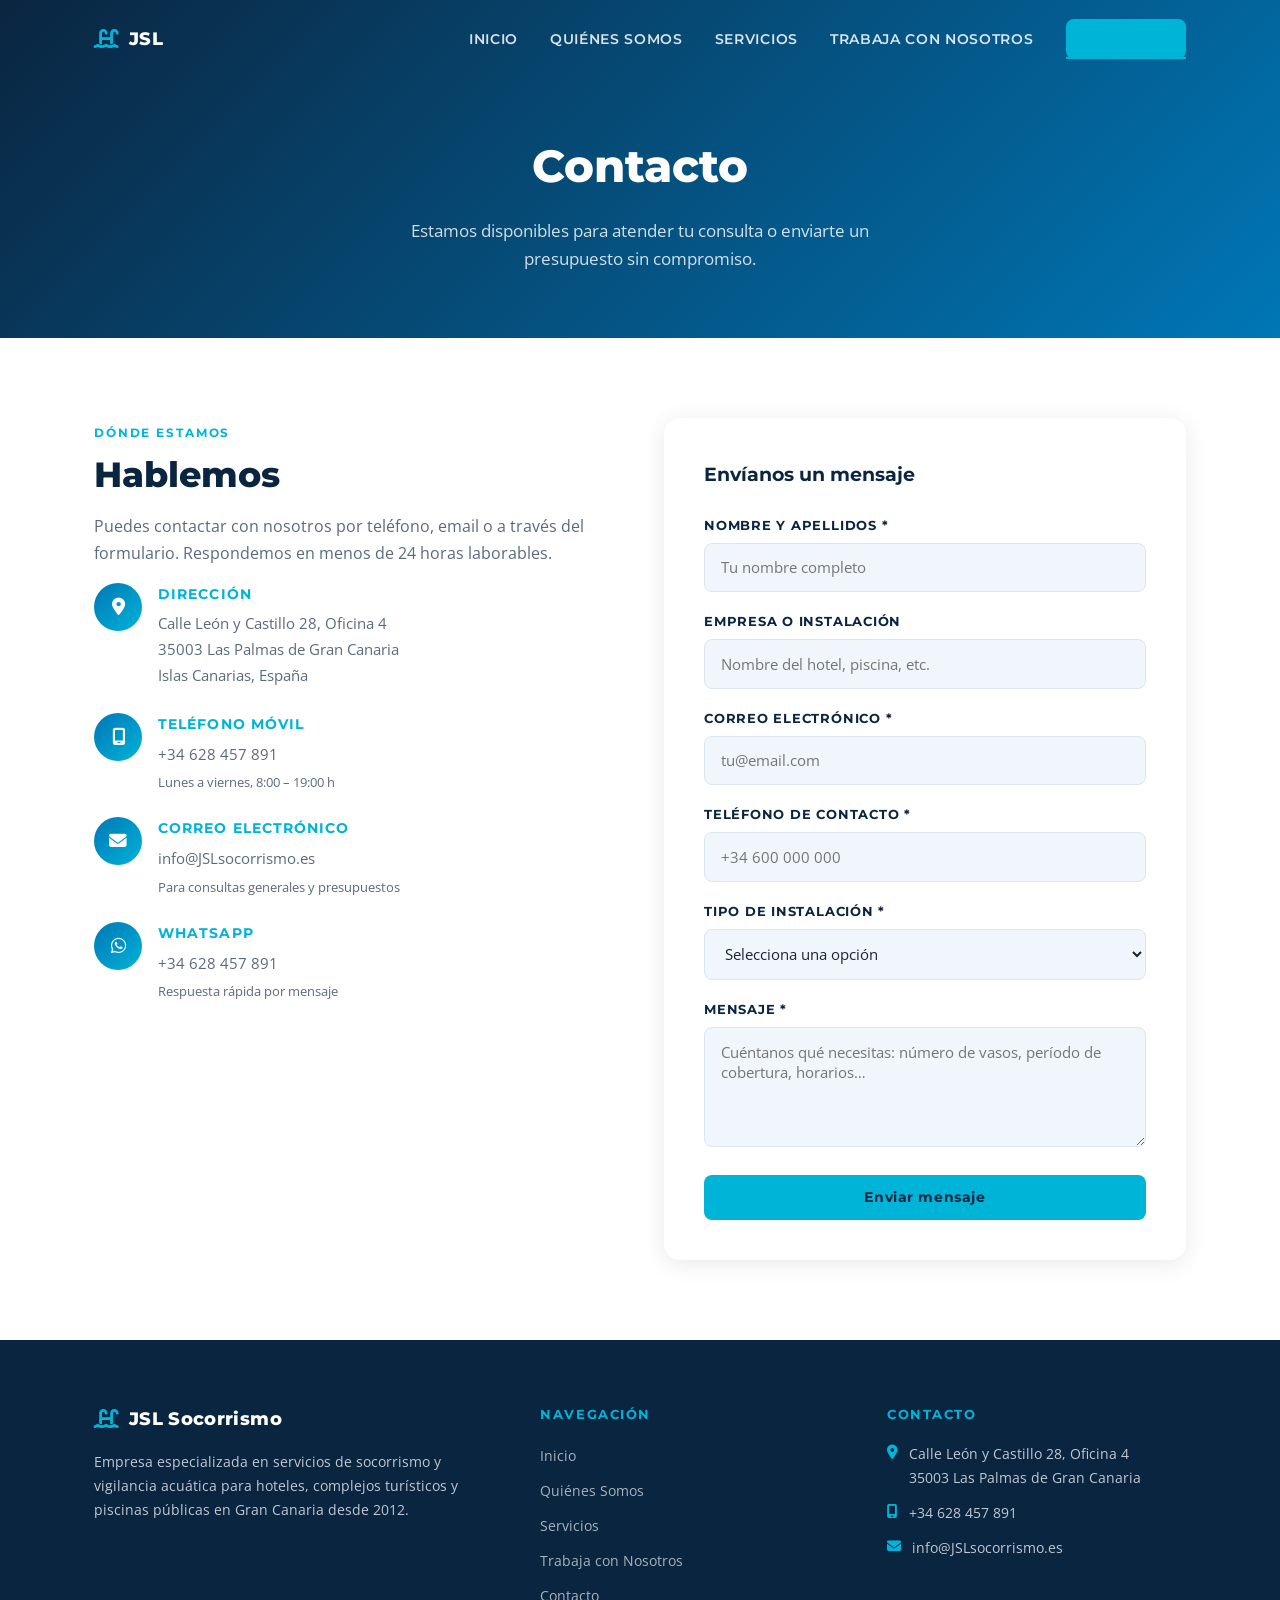
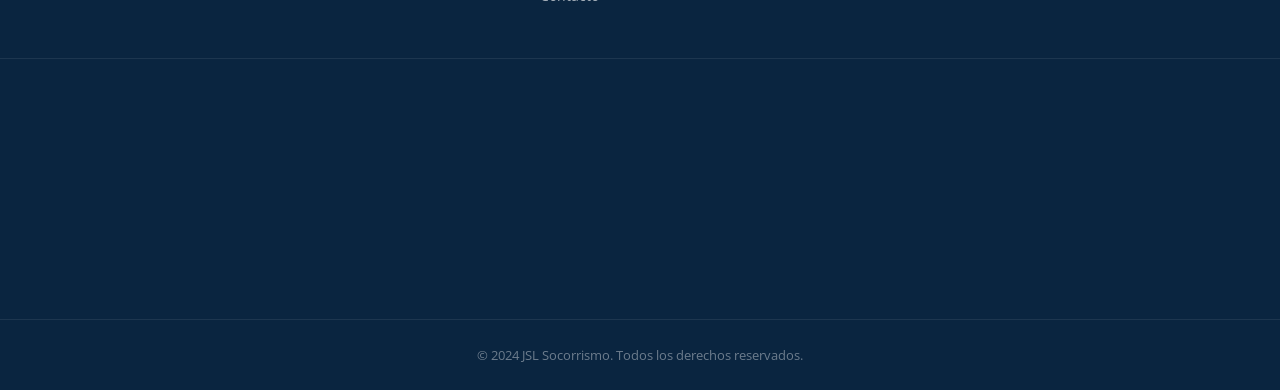
<file: contacto.html>
<!doctype html>
<html lang="es">
  <head>
    <meta charset="UTF-8" />
    <meta name="viewport" content="width=device-width, initial-scale=1.0" />
    <title>Contacto | JSL Socorrismo</title>
    <meta
      name="description"
      content="Contacta con JSL Socorrismo para solicitar presupuesto o información. Teléfono, email y ubicación en Las Palmas de Gran Canaria."
    />
    <link
      rel="stylesheet"
      href="https://cdnjs.cloudflare.com/ajax/libs/font-awesome/6.5.0/css/all.min.css"
    />
    <link rel="stylesheet" href="assets/css/style.css" />
  </head>
  <body>
    <!-- NAVBAR -->
    <nav class="navbar scrolled">
      <div class="container">
        <div class="navbar-inner">
          <a href="index.html" class="nav-logo">
            <i class="fa-solid fa-water-ladder"></i>
            JSL
          </a>
          <ul class="nav-links">
            <li><a href="index.html">Inicio</a></li>
            <li><a href="quienes-somos.html">Quiénes Somos</a></li>
            <li><a href="servicios.html">Servicios</a></li>
            <li>
              <a href="trabaja-con-nosotros.html">Trabaja con Nosotros</a>
            </li>
            <li>
              <a href="contacto.html" class="btn btn-primary active"
                >Contacto</a
              >
            </li>
          </ul>
          <button
            class="hamburger"
            aria-label="Abrir menú"
            aria-expanded="false"
          >
            <span></span><span></span><span></span>
          </button>
        </div>
      </div>
    </nav>

    <!-- PAGE HEADER -->
    <div class="page-header">
      <div class="container">
        <h1>Contacto</h1>
        <p>
          Estamos disponibles para atender tu consulta o enviarte un presupuesto
          sin compromiso.
        </p>
      </div>
    </div>

    <!-- CONTACT CONTENT -->
    <section class="section section-alt">
      <div class="container">
        <div class="contact-grid">
          <!-- INFO -->
          <div>
            <span class="section-label">Dónde estamos</span>
            <h2 class="section-title">Hablemos</h2>
            <p style="color: var(--color-text-light); margin-bottom: 0.5rem">
              Puedes contactar con nosotros por teléfono, email o a través del
              formulario. Respondemos en menos de 24 horas laborables.
            </p>

            <div class="contact-info-list">
              <div class="contact-info-item">
                <div class="contact-info-icon">
                  <i class="fa-solid fa-location-dot"></i>
                </div>
                <div>
                  <h4>Dirección</h4>
                  <p>
                    Calle León y Castillo 28, Oficina 4<br />35003 Las Palmas de
                    Gran Canaria<br />Islas Canarias, España
                  </p>
                </div>
              </div>
              <div class="contact-info-item">
                <div class="contact-info-icon">
                  <i class="fa-solid fa-mobile-screen"></i>
                </div>
                <div>
                  <h4>Teléfono móvil</h4>
                  <a href="tel:+34628457891">+34 628 457 891</a>
                  <p style="font-size: 0.82rem; margin-top: 0.2rem">
                    Lunes a viernes, 8:00 – 19:00 h
                  </p>
                </div>
              </div>
              <div class="contact-info-item">
                <div class="contact-info-icon">
                  <i class="fa-solid fa-envelope"></i>
                </div>
                <div>
                  <h4>Correo electrónico</h4>
                  <a href="mailto:info@JSLsocorrismo.es"
                    >info@JSLsocorrismo.es</a
                  >
                  <p style="font-size: 0.82rem; margin-top: 0.2rem">
                    Para consultas generales y presupuestos
                  </p>
                </div>
              </div>
              <div class="contact-info-item">
                <div class="contact-info-icon">
                  <i class="fa-brands fa-whatsapp"></i>
                </div>
                <div>
                  <h4>WhatsApp</h4>
                  <a
                    href="https://wa.me/34628457891"
                    target="_blank"
                    rel="noopener"
                    >+34 628 457 891</a
                  >
                  <p style="font-size: 0.82rem; margin-top: 0.2rem">
                    Respuesta rápida por mensaje
                  </p>
                </div>
              </div>
            </div>
          </div>

          <!-- FORM -->
          <div class="reveal">
            <div class="contact-form-card">
              <h3>Envíanos un mensaje</h3>
              <form id="contactForm" novalidate>
                <div class="form-group">
                  <label for="nombre">Nombre y apellidos *</label>
                  <input
                    type="text"
                    id="nombre"
                    name="nombre"
                    placeholder="Tu nombre completo"
                    required
                  />
                </div>
                <div class="form-group">
                  <label for="empresa">Empresa o instalación</label>
                  <input
                    type="text"
                    id="empresa"
                    name="empresa"
                    placeholder="Nombre del hotel, piscina, etc."
                  />
                </div>
                <div class="form-group">
                  <label for="email">Correo electrónico *</label>
                  <input
                    type="email"
                    id="email"
                    name="email"
                    placeholder="tu@email.com"
                    required
                  />
                </div>
                <div class="form-group">
                  <label for="telefono">Teléfono de contacto *</label>
                  <input
                    type="tel"
                    id="telefono"
                    name="telefono"
                    placeholder="+34 600 000 000"
                    required
                  />
                </div>
                <div class="form-group">
                  <label for="tipo">Tipo de instalación *</label>
                  <select id="tipo" name="tipo" required>
                    <option value="">Selecciona una opción</option>
                    <option value="hotel">Hotel / Resort</option>
                    <option value="piscina-municipal">Piscina municipal</option>
                    <option value="comunidad">Comunidad de propietarios</option>
                    <option value="playa">Playa / zona costera</option>
                    <option value="otro">Otro</option>
                  </select>
                </div>
                <div class="form-group">
                  <label for="mensaje">Mensaje *</label>
                  <textarea
                    id="mensaje"
                    name="mensaje"
                    placeholder="Cuéntanos qué necesitas: número de vasos, período de cobertura, horarios…"
                    required
                  ></textarea>
                </div>
                <button
                  type="submit"
                  class="btn btn-primary"
                  style="width: 100%"
                >
                  Enviar mensaje
                </button>
                <div id="formFeedback" class="form-feedback"></div>
              </form>
            </div>
          </div>
        </div>
      </div>
    </section>

    <!-- FOOTER -->
    <footer>
      <div class="container">
        <div class="footer-grid">
          <div class="footer-brand">
            <a href="index.html" class="nav-logo">
              <i class="fa-solid fa-water-ladder"></i>
              JSL Socorrismo
            </a>
            <p>
              Empresa especializada en servicios de socorrismo y vigilancia
              acuática para hoteles, complejos turísticos y piscinas públicas en
              Gran Canaria desde 2012.
            </p>
          </div>
          <div class="footer-col">
            <h4>Navegación</h4>
            <ul>
              <li><a href="index.html">Inicio</a></li>
              <li><a href="quienes-somos.html">Quiénes Somos</a></li>
              <li><a href="servicios.html">Servicios</a></li>
              <li>
                <a href="trabaja-con-nosotros.html">Trabaja con Nosotros</a>
              </li>
              <li><a href="contacto.html">Contacto</a></li>
            </ul>
          </div>
          <div class="footer-col">
            <h4>Contacto</h4>
            <div class="footer-contact-item">
              <i class="fa-solid fa-location-dot"></i>
              <span
                >Calle León y Castillo 28, Oficina 4<br />35003 Las Palmas de
                Gran Canaria</span
              >
            </div>
            <div class="footer-contact-item">
              <i class="fa-solid fa-mobile-screen"></i>
              <span>+34 628 457 891</span>
            </div>
            <div class="footer-contact-item">
              <i class="fa-solid fa-envelope"></i>
              <span>info@JSLsocorrismo.es</span>
            </div>
          </div>
        </div>
      </div>
      <div class="footer-map">
        <iframe
          src="https://www.google.com/maps?q=Calle+León+y+Castillo+Las+Palmas+de+Gran+Canaria&output=embed"
          width="100%"
          height="260"
          style="border: 0"
          allowfullscreen=""
          loading="lazy"
          referrerpolicy="no-referrer-when-downgrade"
          title="Ubicación JSL"
        >
        </iframe>
      </div>
      <div class="footer-bottom">
        <div class="container">
          <p>&copy; 2024 JSL Socorrismo. Todos los derechos reservados.</p>
        </div>
      </div>
    </footer>

    <script src="assets/js/main.js"></script>
  </body>
</html>
</file>
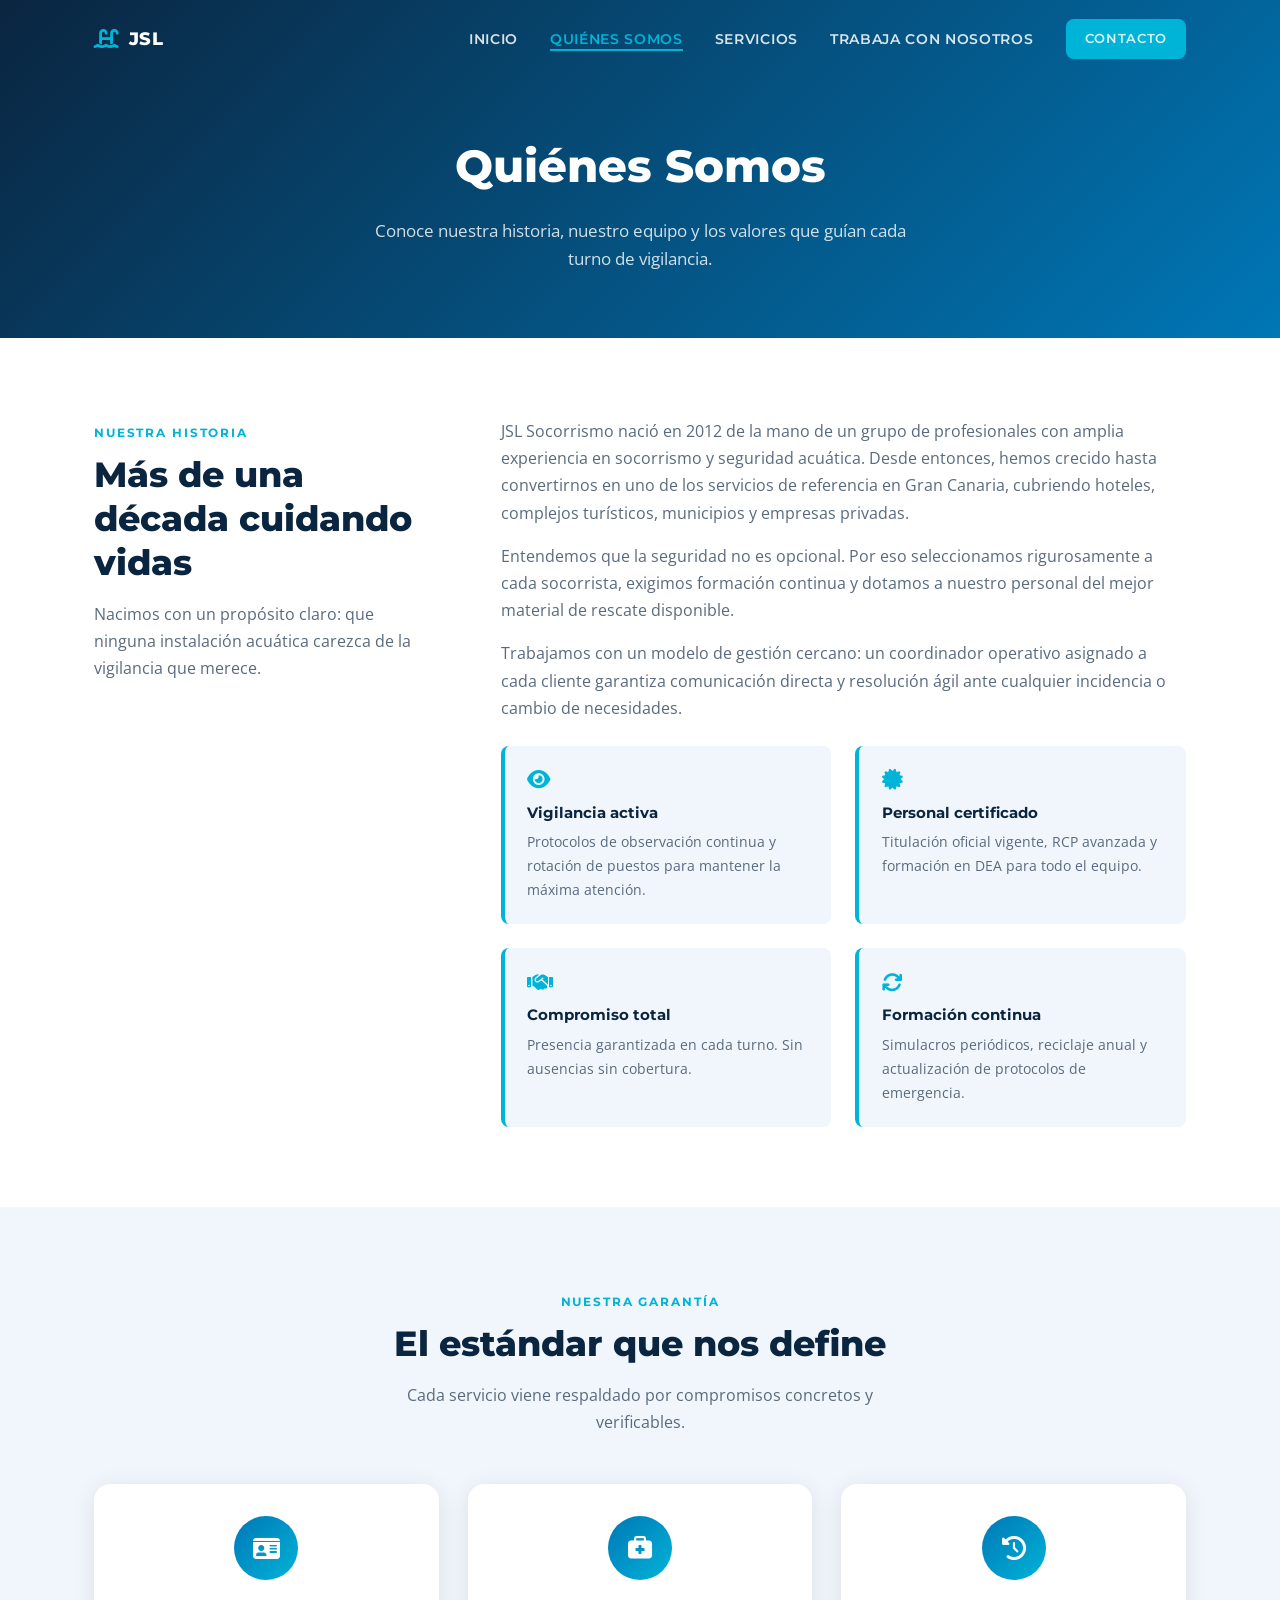
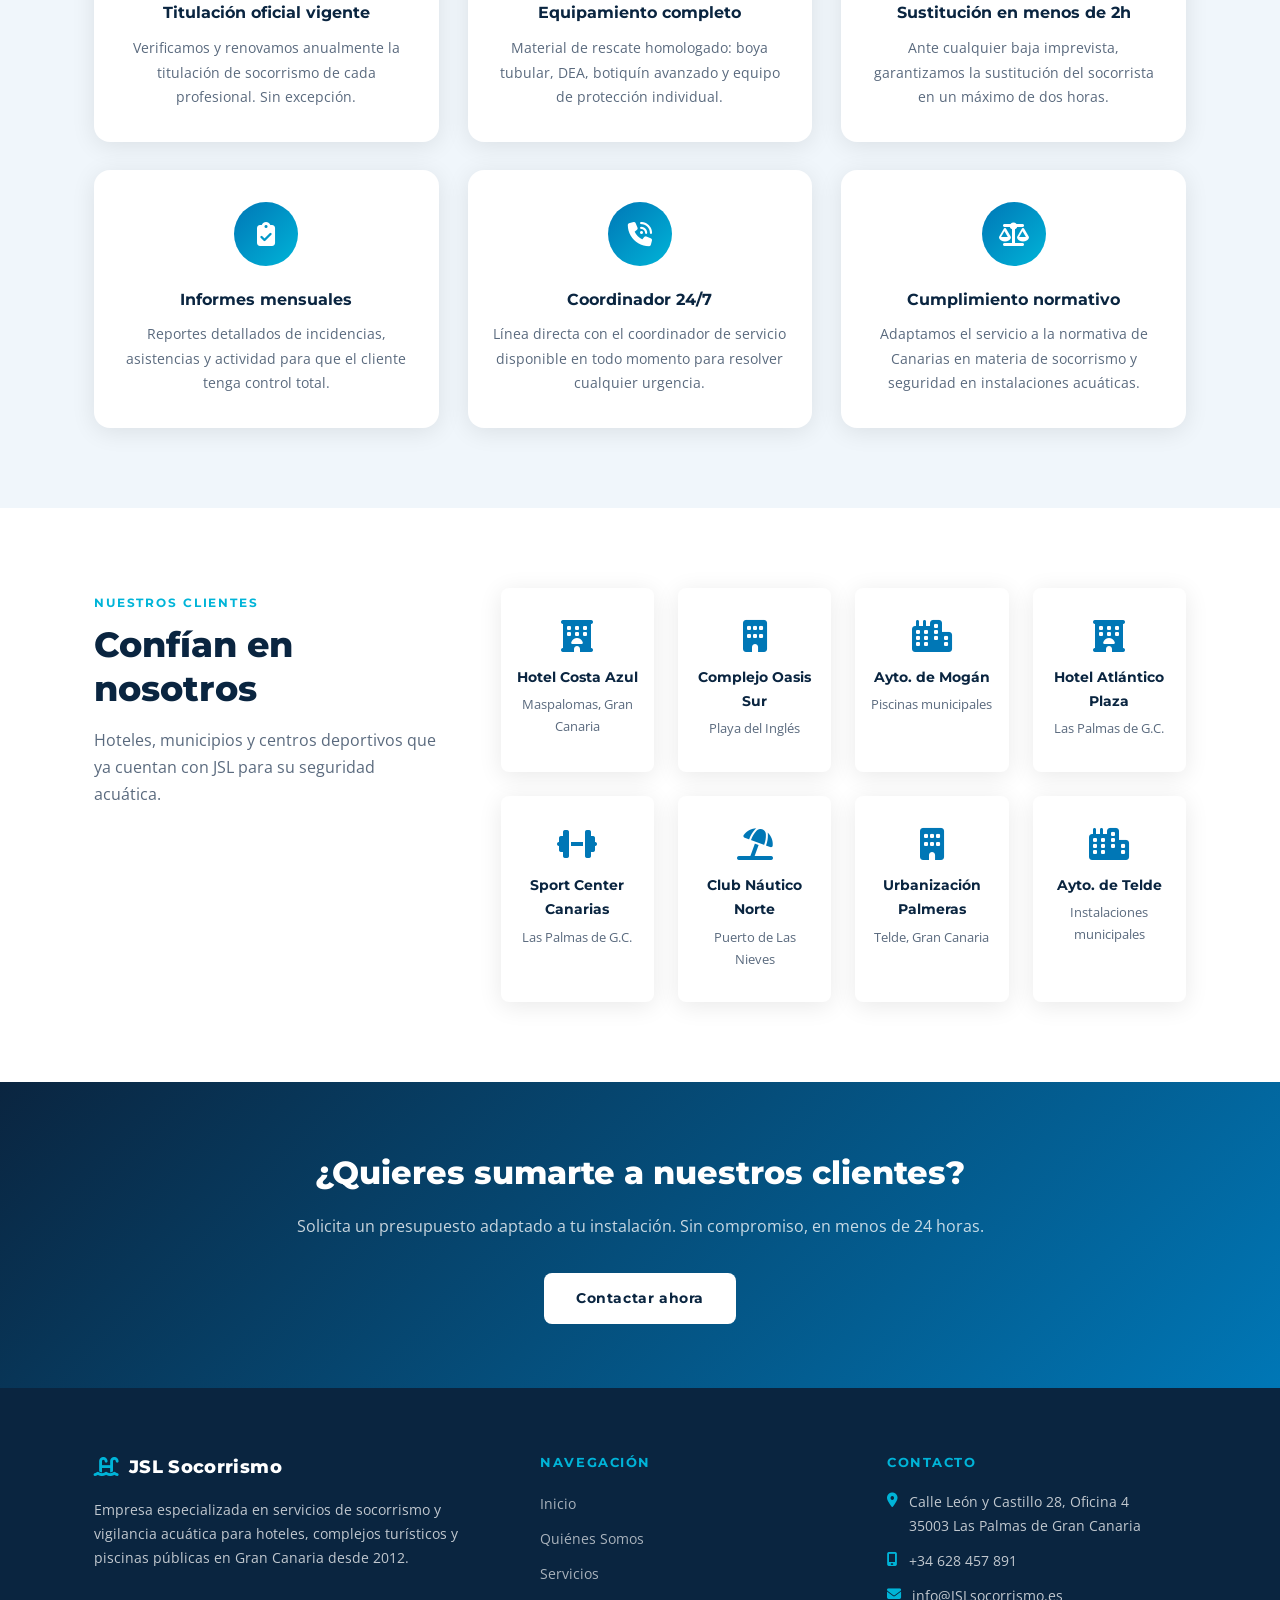
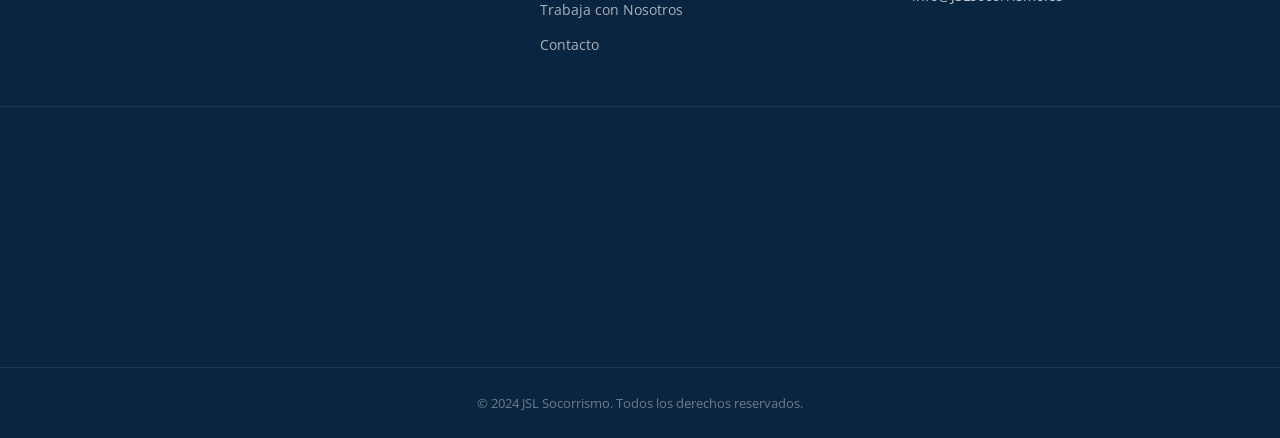
<file: quienes-somos.html>
<!doctype html>
<html lang="es">
  <head>
    <meta charset="UTF-8" />
    <meta name="viewport" content="width=device-width, initial-scale=1.0" />
    <title>Quiénes Somos | JSL Socorrismo</title>
    <meta
      name="description"
      content="Conoce a JSL Socorrismo: equipo, garantías y los clientes que confían en nosotros para la seguridad acuática en Gran Canaria."
    />
    <link
      rel="stylesheet"
      href="https://cdnjs.cloudflare.com/ajax/libs/font-awesome/6.5.0/css/all.min.css"
    />
    <link rel="stylesheet" href="assets/css/style.css" />
  </head>
  <body>
    <!-- NAVBAR -->
    <nav class="navbar scrolled">
      <div class="container">
        <div class="navbar-inner">
          <a href="index.html" class="nav-logo">
            <i class="fa-solid fa-water-ladder"></i>
            JSL
          </a>
          <ul class="nav-links">
            <li><a href="index.html">Inicio</a></li>
            <li>
              <a href="quienes-somos.html" class="active">Quiénes Somos</a>
            </li>
            <li><a href="servicios.html">Servicios</a></li>
            <li>
              <a href="trabaja-con-nosotros.html">Trabaja con Nosotros</a>
            </li>
            <li>
              <a href="contacto.html" class="btn btn-primary">Contacto</a>
            </li>
          </ul>
          <button
            class="hamburger"
            aria-label="Abrir menú"
            aria-expanded="false"
          >
            <span></span><span></span><span></span>
          </button>
        </div>
      </div>
    </nav>

    <!-- PAGE HEADER -->
    <div class="page-header">
      <div class="container">
        <h1>Quiénes Somos</h1>
        <p>
          Conoce nuestra historia, nuestro equipo y los valores que guían cada
          turno de vigilancia.
        </p>
      </div>
    </div>

    <!-- NUESTRA HISTORIA -->
    <section class="section section-alt">
      <div class="container">
        <div class="section-intro">
          <div>
            <span class="section-label">Nuestra historia</span>
            <h2 class="section-title">Más de una década cuidando vidas</h2>
            <p class="section-subtitle">
              Nacimos con un propósito claro: que ninguna instalación acuática
              carezca de la vigilancia que merece.
            </p>
          </div>
          <div class="about-text reveal">
            <p>
              JSL Socorrismo nació en 2012 de la mano de un grupo de
              profesionales con amplia experiencia en socorrismo y seguridad
              acuática. Desde entonces, hemos crecido hasta convertirnos en uno
              de los servicios de referencia en Gran Canaria, cubriendo hoteles,
              complejos turísticos, municipios y empresas privadas.
            </p>
            <p>
              Entendemos que la seguridad no es opcional. Por eso seleccionamos
              rigurosamente a cada socorrista, exigimos formación continua y
              dotamos a nuestro personal del mejor material de rescate
              disponible.
            </p>
            <p>
              Trabajamos con un modelo de gestión cercano: un coordinador
              operativo asignado a cada cliente garantiza comunicación directa y
              resolución ágil ante cualquier incidencia o cambio de necesidades.
            </p>
            <div class="values-grid mt-md">
              <div class="value-item">
                <i class="fa-solid fa-eye"></i>
                <h4>Vigilancia activa</h4>
                <p>
                  Protocolos de observación continua y rotación de puestos para
                  mantener la máxima atención.
                </p>
              </div>
              <div class="value-item">
                <i class="fa-solid fa-certificate"></i>
                <h4>Personal certificado</h4>
                <p>
                  Titulación oficial vigente, RCP avanzada y formación en DEA
                  para todo el equipo.
                </p>
              </div>
              <div class="value-item">
                <i class="fa-solid fa-handshake"></i>
                <h4>Compromiso total</h4>
                <p>
                  Presencia garantizada en cada turno. Sin ausencias sin
                  cobertura.
                </p>
              </div>
              <div class="value-item">
                <i class="fa-solid fa-arrows-rotate"></i>
                <h4>Formación continua</h4>
                <p>
                  Simulacros periódicos, reciclaje anual y actualización de
                  protocolos de emergencia.
                </p>
              </div>
            </div>
          </div>
        </div>
      </div>
    </section>

    <!-- GARANTÍA -->
    <section class="section">
      <div class="container">
        <div class="text-center" style="margin-bottom: 3rem">
          <span class="section-label">Nuestra garantía</span>
          <h2 class="section-title">El estándar que nos define</h2>
          <p class="section-subtitle" style="margin: 0 auto">
            Cada servicio viene respaldado por compromisos concretos y
            verificables.
          </p>
        </div>
        <div class="garantia-grid">
          <div class="garantia-card reveal">
            <div class="garantia-icon"><i class="fa-solid fa-id-card"></i></div>
            <h3>Titulación oficial vigente</h3>
            <p>
              Verificamos y renovamos anualmente la titulación de socorrismo de
              cada profesional. Sin excepción.
            </p>
          </div>
          <div class="garantia-card reveal">
            <div class="garantia-icon">
              <i class="fa-solid fa-briefcase-medical"></i>
            </div>
            <h3>Equipamiento completo</h3>
            <p>
              Material de rescate homologado: boya tubular, DEA, botiquín
              avanzado y equipo de protección individual.
            </p>
          </div>
          <div class="garantia-card reveal">
            <div class="garantia-icon">
              <i class="fa-solid fa-clock-rotate-left"></i>
            </div>
            <h3>Sustitución en menos de 2h</h3>
            <p>
              Ante cualquier baja imprevista, garantizamos la sustitución del
              socorrista en un máximo de dos horas.
            </p>
          </div>
          <div class="garantia-card reveal">
            <div class="garantia-icon">
              <i class="fa-solid fa-clipboard-check"></i>
            </div>
            <h3>Informes mensuales</h3>
            <p>
              Reportes detallados de incidencias, asistencias y actividad para
              que el cliente tenga control total.
            </p>
          </div>
          <div class="garantia-card reveal">
            <div class="garantia-icon">
              <i class="fa-solid fa-phone-volume"></i>
            </div>
            <h3>Coordinador 24/7</h3>
            <p>
              Línea directa con el coordinador de servicio disponible en todo
              momento para resolver cualquier urgencia.
            </p>
          </div>
          <div class="garantia-card reveal">
            <div class="garantia-icon">
              <i class="fa-solid fa-scale-balanced"></i>
            </div>
            <h3>Cumplimiento normativo</h3>
            <p>
              Adaptamos el servicio a la normativa de Canarias en materia de
              socorrismo y seguridad en instalaciones acuáticas.
            </p>
          </div>
        </div>
      </div>
    </section>

    <!-- NUESTROS CLIENTES -->
    <section class="section section-alt">
      <div class="container">
        <div class="section-intro">
          <div>
            <span class="section-label">Nuestros clientes</span>
            <h2 class="section-title">Confían en nosotros</h2>
            <p class="section-subtitle">
              Hoteles, municipios y centros deportivos que ya cuentan con JSL
              para su seguridad acuática.
            </p>
          </div>
          <div>
            <div class="clientes-grid">
              <div class="cliente-card reveal">
                <i class="fa-solid fa-hotel"></i>
                <h4>Hotel Costa Azul</h4>
                <p>Maspalomas, Gran Canaria</p>
              </div>
              <div class="cliente-card reveal">
                <i class="fa-solid fa-building"></i>
                <h4>Complejo Oasis Sur</h4>
                <p>Playa del Inglés</p>
              </div>
              <div class="cliente-card reveal">
                <i class="fa-solid fa-city"></i>
                <h4>Ayto. de Mogán</h4>
                <p>Piscinas municipales</p>
              </div>
              <div class="cliente-card reveal">
                <i class="fa-solid fa-hotel"></i>
                <h4>Hotel Atlántico Plaza</h4>
                <p>Las Palmas de G.C.</p>
              </div>
              <div class="cliente-card reveal">
                <i class="fa-solid fa-dumbbell"></i>
                <h4>Sport Center Canarias</h4>
                <p>Las Palmas de G.C.</p>
              </div>
              <div class="cliente-card reveal">
                <i class="fa-solid fa-umbrella-beach"></i>
                <h4>Club Náutico Norte</h4>
                <p>Puerto de Las Nieves</p>
              </div>
              <div class="cliente-card reveal">
                <i class="fa-solid fa-building"></i>
                <h4>Urbanización Palmeras</h4>
                <p>Telde, Gran Canaria</p>
              </div>
              <div class="cliente-card reveal">
                <i class="fa-solid fa-city"></i>
                <h4>Ayto. de Telde</h4>
                <p>Instalaciones municipales</p>
              </div>
            </div>
          </div>
        </div>
      </div>
    </section>

    <!-- CTA BAND -->
    <section class="cta-band">
      <div class="container">
        <h2>¿Quieres sumarte a nuestros clientes?</h2>
        <p>
          Solicita un presupuesto adaptado a tu instalación. Sin compromiso, en
          menos de 24 horas.
        </p>
        <a href="contacto.html" class="btn btn-white">Contactar ahora</a>
      </div>
    </section>

    <!-- FOOTER -->
    <footer>
      <div class="container">
        <div class="footer-grid">
          <div class="footer-brand">
            <a href="index.html" class="nav-logo">
              <i class="fa-solid fa-water-ladder"></i>
              JSL Socorrismo
            </a>
            <p>
              Empresa especializada en servicios de socorrismo y vigilancia
              acuática para hoteles, complejos turísticos y piscinas públicas en
              Gran Canaria desde 2012.
            </p>
          </div>
          <div class="footer-col">
            <h4>Navegación</h4>
            <ul>
              <li><a href="index.html">Inicio</a></li>
              <li><a href="quienes-somos.html">Quiénes Somos</a></li>
              <li><a href="servicios.html">Servicios</a></li>
              <li>
                <a href="trabaja-con-nosotros.html">Trabaja con Nosotros</a>
              </li>
              <li><a href="contacto.html">Contacto</a></li>
            </ul>
          </div>
          <div class="footer-col">
            <h4>Contacto</h4>
            <div class="footer-contact-item">
              <i class="fa-solid fa-location-dot"></i>
              <span
                >Calle León y Castillo 28, Oficina 4<br />35003 Las Palmas de
                Gran Canaria</span
              >
            </div>
            <div class="footer-contact-item">
              <i class="fa-solid fa-mobile-screen"></i>
              <span>+34 628 457 891</span>
            </div>
            <div class="footer-contact-item">
              <i class="fa-solid fa-envelope"></i>
              <span>info@JSLsocorrismo.es</span>
            </div>
          </div>
        </div>
      </div>
      <div class="footer-map">
        <iframe
          src="https://www.google.com/maps?q=Las+Palmas+de+Gran+Canaria&output=embed"
          width="100%"
          height="260"
          style="border: 0"
          allowfullscreen=""
          loading="lazy"
          referrerpolicy="no-referrer-when-downgrade"
          title="Ubicación JSL"
        >
        </iframe>
      </div>
      <div class="footer-bottom">
        <div class="container">
          <p>&copy; 2024 JSL Socorrismo. Todos los derechos reservados.</p>
        </div>
      </div>
    </footer>

    <script src="assets/js/main.js"></script>
  </body>
</html>
</file>
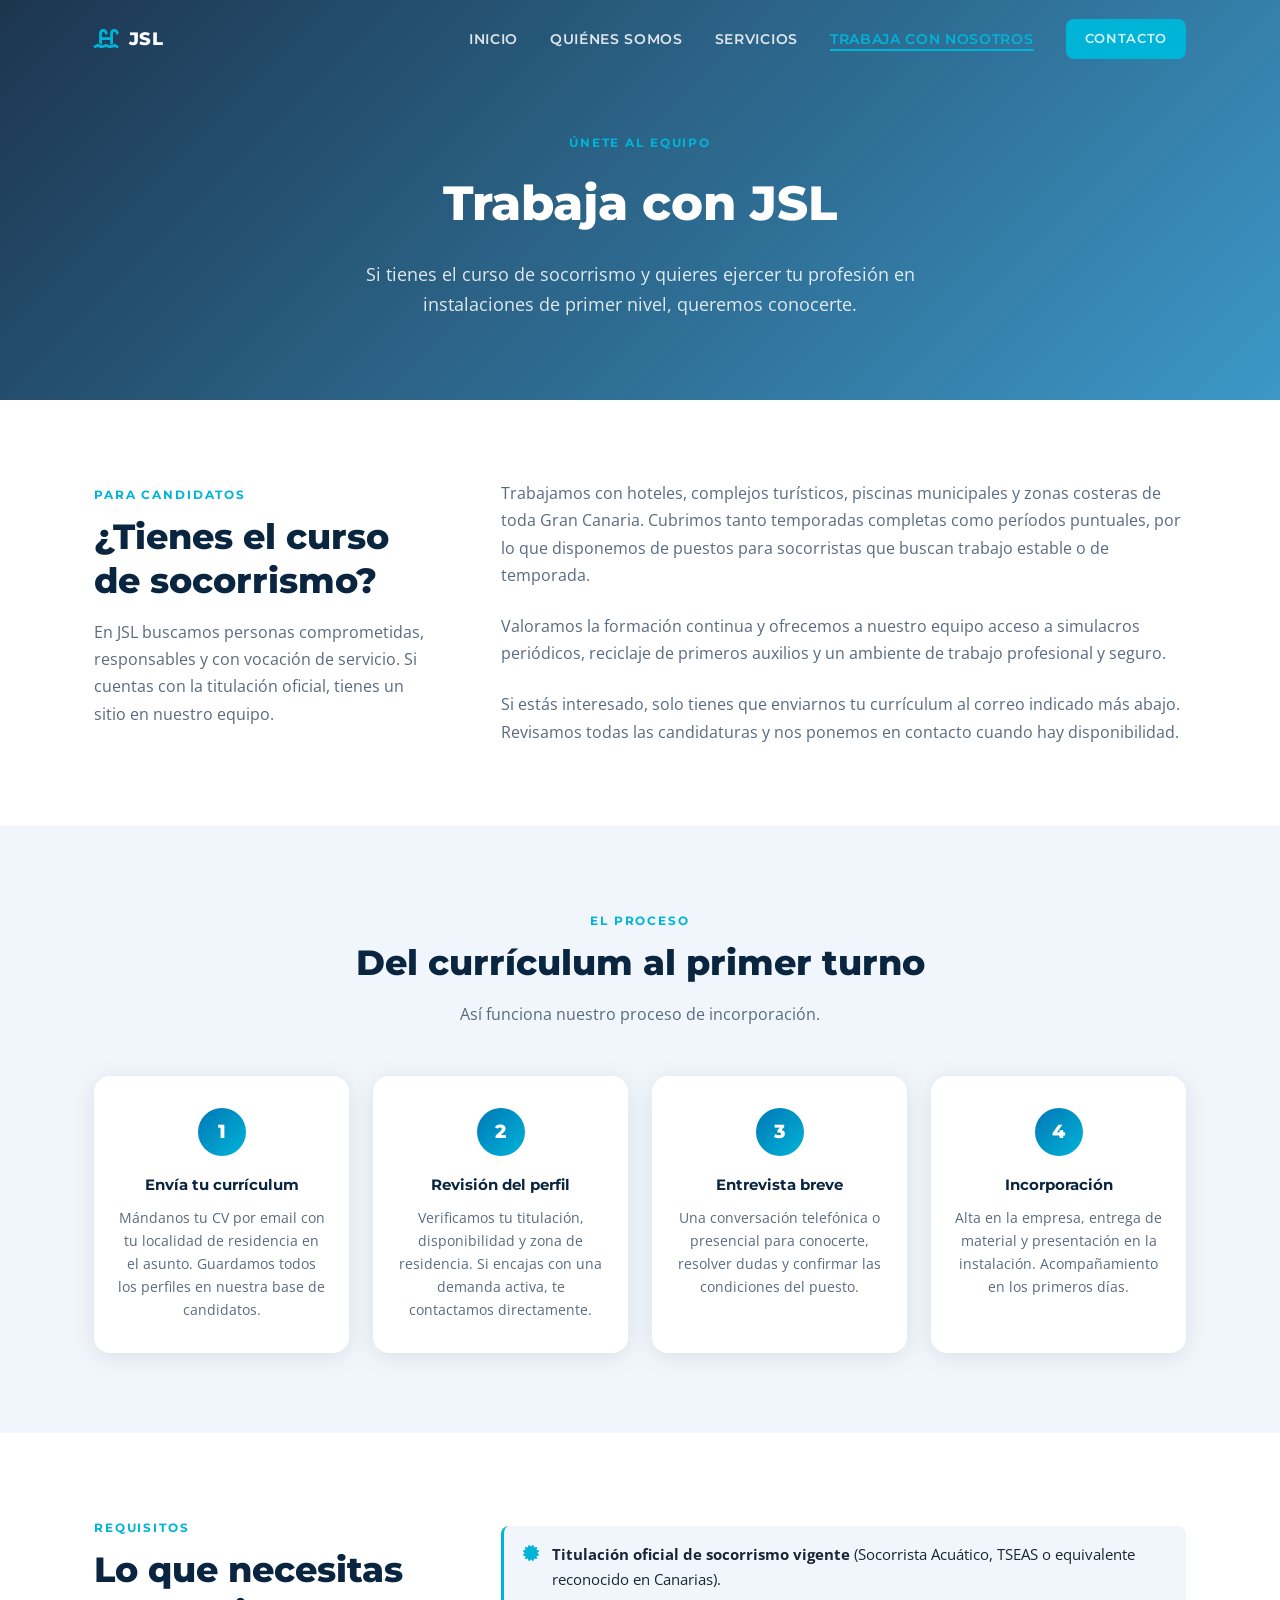
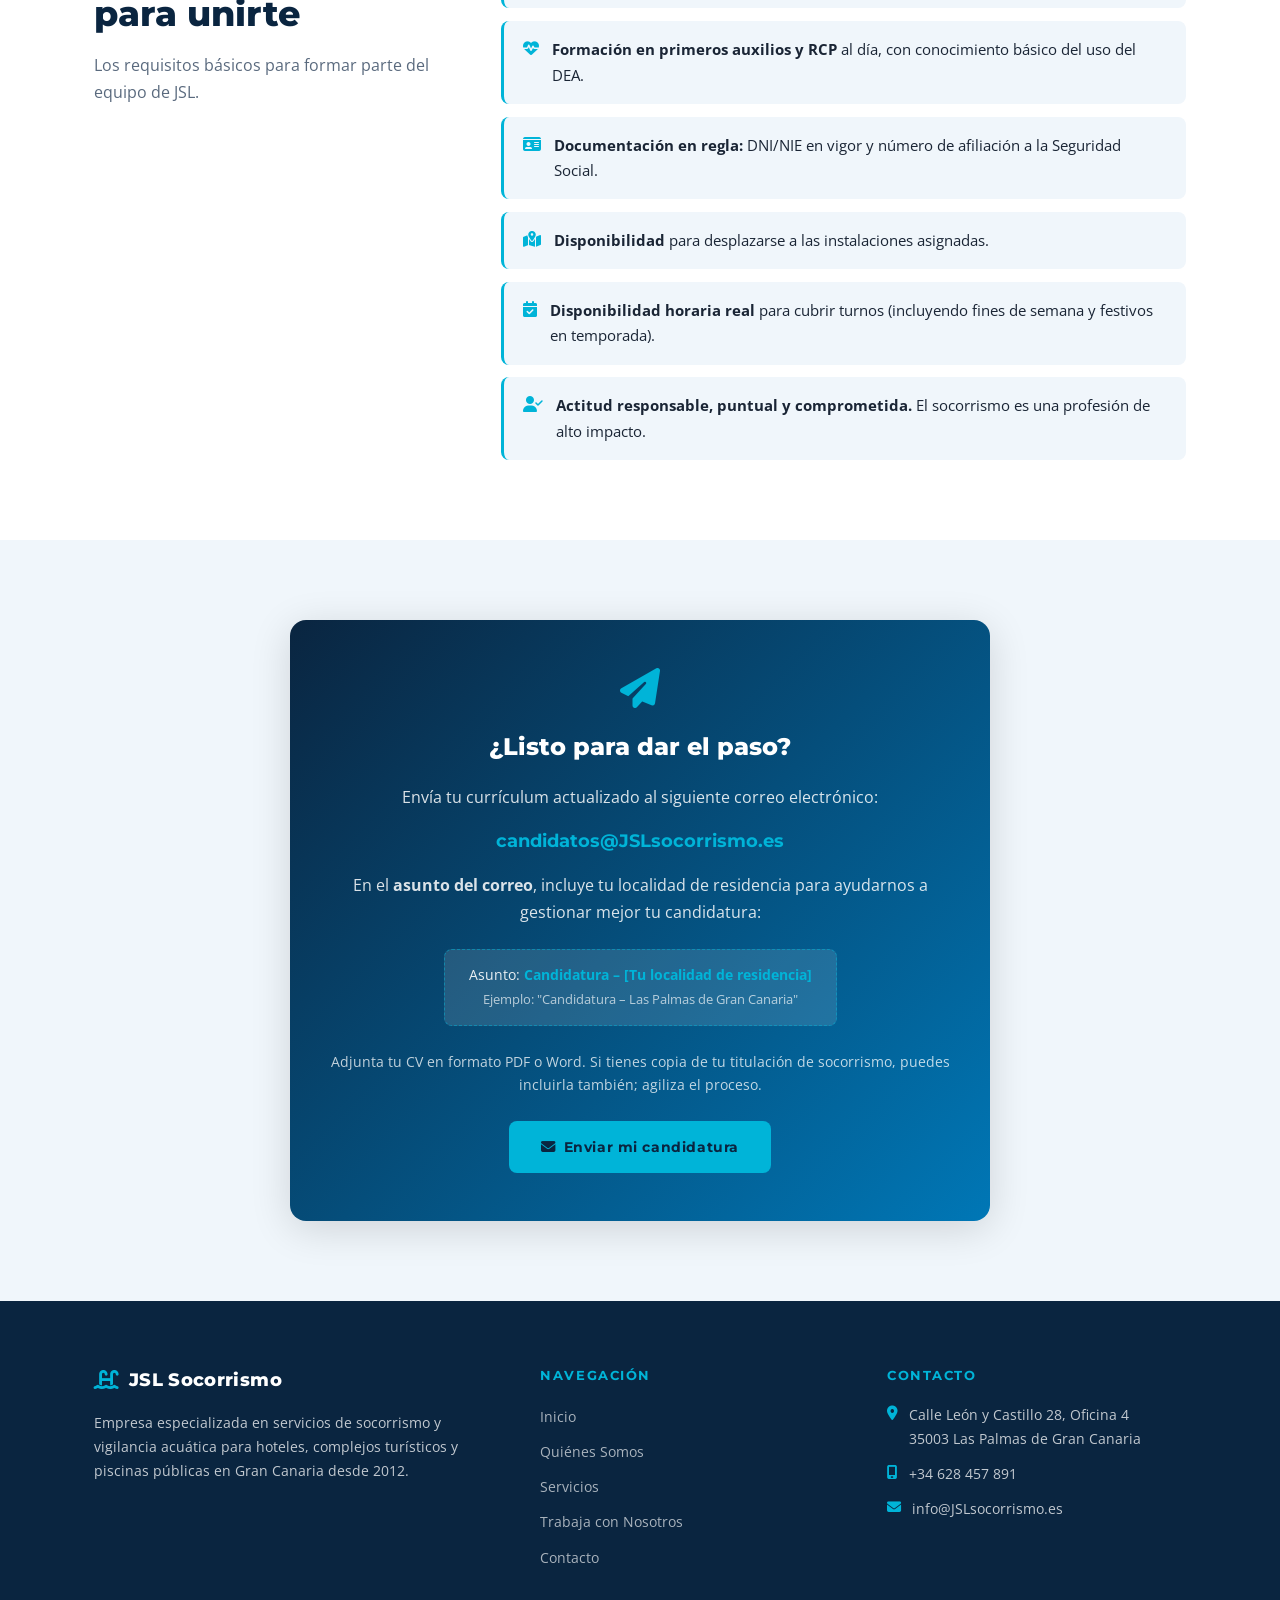
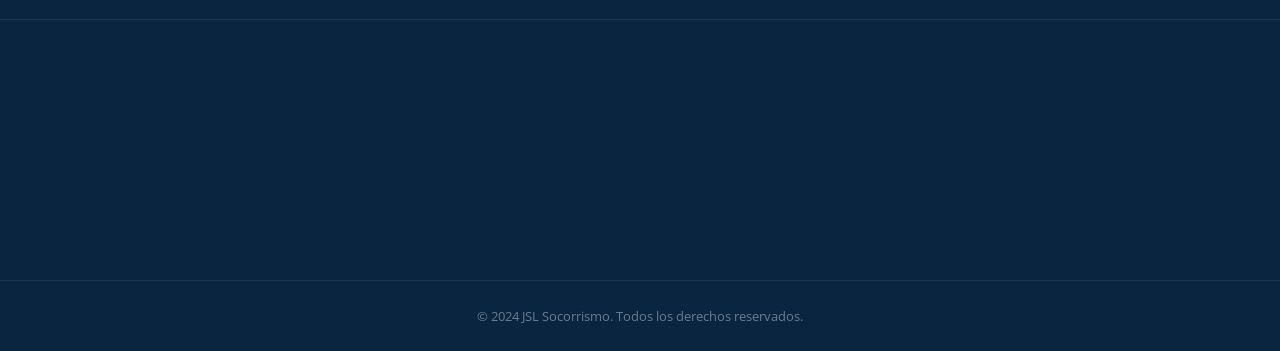
<file: trabaja-con-nosotros.html>
<!doctype html>
<html lang="es">
  <head>
    <meta charset="UTF-8" />
    <meta name="viewport" content="width=device-width, initial-scale=1.0" />
    <title>Trabaja con Nosotros | JSL Socorrismo</title>
    <meta
      name="description"
      content="¿Tienes el curso de socorrismo? Únete al equipo de JSL Socorrismo en Gran Canaria. Envíanos tu currículum y trabaja con nosotros."
    />
    <link
      rel="stylesheet"
      href="https://cdnjs.cloudflare.com/ajax/libs/font-awesome/6.5.0/css/all.min.css"
    />
    <link rel="stylesheet" href="assets/css/style.css" />
  </head>
  <body>
    <!-- NAVBAR -->
    <nav class="navbar scrolled">
      <div class="container">
        <div class="navbar-inner">
          <a href="index.html" class="nav-logo">
            <i class="fa-solid fa-water-ladder"></i>
            JSL
          </a>
          <ul class="nav-links">
            <li><a href="index.html">Inicio</a></li>
            <li><a href="quienes-somos.html">Quiénes Somos</a></li>
            <li><a href="servicios.html">Servicios</a></li>
            <li>
              <a href="trabaja-con-nosotros.html" class="active"
                >Trabaja con Nosotros</a
              >
            </li>
            <li>
              <a href="contacto.html" class="btn btn-primary">Contacto</a>
            </li>
          </ul>
          <button
            class="hamburger"
            aria-label="Abrir menú"
            aria-expanded="false"
          >
            <span></span><span></span><span></span>
          </button>
        </div>
      </div>
    </nav>

    <!-- HERO -->
    <div class="trabaja-hero">
      <div class="container">
        <span class="section-label" style="color: var(--color-accent)"
          >Únete al equipo</span
        >
        <h1>Trabaja con JSL</h1>
        <p>
          Si tienes el curso de socorrismo y quieres ejercer tu profesión en
          instalaciones de primer nivel, queremos conocerte.
        </p>
      </div>
    </div>

    <!-- INTRO -->
    <section class="section section-alt">
      <div class="container">
        <div class="section-intro">
          <div>
            <span class="section-label">Para candidatos</span>
            <h2 class="section-title">¿Tienes el curso de socorrismo?</h2>
            <p class="section-subtitle">
              En JSL buscamos personas comprometidas, responsables y con
              vocación de servicio. Si cuentas con la titulación oficial, tienes
              un sitio en nuestro equipo.
            </p>
          </div>
          <div class="reveal">
            <p
              style="
                color: var(--color-text-light);
                margin-bottom: 1.5rem;
                font-size: 1rem;
              "
            >
              Trabajamos con hoteles, complejos turísticos, piscinas municipales
              y zonas costeras de toda Gran Canaria. Cubrimos tanto temporadas
              completas como períodos puntuales, por lo que disponemos de
              puestos para socorristas que buscan trabajo estable o de
              temporada.
            </p>
            <p
              style="
                color: var(--color-text-light);
                margin-bottom: 1.5rem;
                font-size: 1rem;
              "
            >
              Valoramos la formación continua y ofrecemos a nuestro equipo
              acceso a simulacros periódicos, reciclaje de primeros auxilios y
              un ambiente de trabajo profesional y seguro.
            </p>
            <p style="color: var(--color-text-light); font-size: 1rem">
              Si estás interesado, solo tienes que enviarnos tu currículum al
              correo indicado más abajo. Revisamos todas las candidaturas y nos
              ponemos en contacto cuando hay disponibilidad.
            </p>
          </div>
        </div>
      </div>
    </section>

    <!-- CÓMO ES EL PROCESO -->
    <section class="section">
      <div class="container">
        <div class="text-center" style="margin-bottom: 3rem">
          <span class="section-label">El proceso</span>
          <h2 class="section-title">Del currículum al primer turno</h2>
          <p class="section-subtitle" style="margin: 0 auto">
            Así funciona nuestro proceso de incorporación.
          </p>
        </div>
        <div class="steps-grid">
          <div class="step-card reveal">
            <div class="step-number">1</div>
            <h4>Envía tu currículum</h4>
            <p>
              Mándanos tu CV por email con tu localidad de residencia en el
              asunto. Guardamos todos los perfiles en nuestra base de
              candidatos.
            </p>
          </div>
          <div class="step-card reveal">
            <div class="step-number">2</div>
            <h4>Revisión del perfil</h4>
            <p>
              Verificamos tu titulación, disponibilidad y zona de residencia. Si
              encajas con una demanda activa, te contactamos directamente.
            </p>
          </div>
          <div class="step-card reveal">
            <div class="step-number">3</div>
            <h4>Entrevista breve</h4>
            <p>
              Una conversación telefónica o presencial para conocerte, resolver
              dudas y confirmar las condiciones del puesto.
            </p>
          </div>
          <div class="step-card reveal">
            <div class="step-number">4</div>
            <h4>Incorporación</h4>
            <p>
              Alta en la empresa, entrega de material y presentación en la
              instalación. Acompañamiento en los primeros días.
            </p>
          </div>
        </div>
      </div>
    </section>

    <!-- REQUISITOS -->
    <section class="section section-alt">
      <div class="container">
        <div class="section-intro">
          <div>
            <span class="section-label">Requisitos</span>
            <h2 class="section-title">Lo que necesitas para unirte</h2>
            <p class="section-subtitle">
              Los requisitos básicos para formar parte del equipo de JSL.
            </p>
          </div>
          <div>
            <div class="requisitos-list reveal">
              <div class="requisito-item">
                <i class="fa-solid fa-certificate"></i>
                <p>
                  <strong>Titulación oficial de socorrismo vigente</strong>
                  (Socorrista Acuático, TSEAS o equivalente reconocido en
                  Canarias).
                </p>
              </div>
              <div class="requisito-item">
                <i class="fa-solid fa-heart-pulse"></i>
                <p>
                  <strong>Formación en primeros auxilios y RCP</strong> al día,
                  con conocimiento básico del uso del DEA.
                </p>
              </div>
              <div class="requisito-item">
                <i class="fa-solid fa-id-card"></i>
                <p>
                  <strong>Documentación en regla:</strong> DNI/NIE en vigor y
                  número de afiliación a la Seguridad Social.
                </p>
              </div>
              <div class="requisito-item">
                <i class="fa-solid fa-map-location-dot"></i>
                <p>
                  <strong>Disponibilidad </strong>
                  para desplazarse a las instalaciones asignadas.
                </p>
              </div>
              <div class="requisito-item">
                <i class="fa-solid fa-calendar-check"></i>
                <p>
                  <strong>Disponibilidad horaria real</strong> para cubrir
                  turnos (incluyendo fines de semana y festivos en temporada).
                </p>
              </div>
              <div class="requisito-item">
                <i class="fa-solid fa-user-check"></i>
                <p>
                  <strong>Actitud responsable, puntual y comprometida.</strong>
                  El socorrismo es una profesión de alto impacto.
                </p>
              </div>
            </div>
          </div>
        </div>
      </div>
    </section>

    <!-- ENVIAR CURRÍCULUM -->
    <section class="section">
      <div class="container">
        <div style="max-width: 700px; margin: 0 auto">
          <div class="send-cv-card reveal">
            <i
              class="fa-solid fa-paper-plane"
              style="
                font-size: 2.5rem;
                color: var(--color-accent);
                margin-bottom: 1.2rem;
              "
            ></i>
            <h3>¿Listo para dar el paso?</h3>
            <p>
              Envía tu currículum actualizado al siguiente correo electrónico:
            </p>
            <a href="mailto:candidatos@JSLsocorrismo.es" class="cv-email">
              candidatos@JSLsocorrismo.es
            </a>
            <p>
              En el <strong>asunto del correo</strong>, incluye tu localidad de
              residencia para ayudarnos a gestionar mejor tu candidatura:
            </p>
            <div class="asunto-box">
              Asunto: <strong>Candidatura – [Tu localidad de residencia]</strong
              ><br />
              <span style="font-size: 0.82rem; opacity: 0.75"
                >Ejemplo: "Candidatura – Las Palmas de Gran Canaria"</span
              >
            </div>
            <p style="font-size: 0.88rem; opacity: 0.75; margin-bottom: 1.5rem">
              Adjunta tu CV en formato PDF o Word. Si tienes copia de tu
              titulación de socorrismo, puedes incluirla también; agiliza el
              proceso.
            </p>
            <a
              href="mailto:candidatos@JSLsocorrismo.es?subject=Candidatura%20–%20"
              class="btn btn-primary"
            >
              <i class="fa-solid fa-envelope" style="margin-right: 0.5rem"></i
              >Enviar mi candidatura
            </a>
          </div>
        </div>
      </div>
    </section>

    <!-- FOOTER -->
    <footer>
      <div class="container">
        <div class="footer-grid">
          <div class="footer-brand">
            <a href="index.html" class="nav-logo">
              <i class="fa-solid fa-water-ladder"></i>
              JSL Socorrismo
            </a>
            <p>
              Empresa especializada en servicios de socorrismo y vigilancia
              acuática para hoteles, complejos turísticos y piscinas públicas en
              Gran Canaria desde 2012.
            </p>
          </div>
          <div class="footer-col">
            <h4>Navegación</h4>
            <ul>
              <li><a href="index.html">Inicio</a></li>
              <li><a href="quienes-somos.html">Quiénes Somos</a></li>
              <li><a href="servicios.html">Servicios</a></li>
              <li>
                <a href="trabaja-con-nosotros.html">Trabaja con Nosotros</a>
              </li>
              <li><a href="contacto.html">Contacto</a></li>
            </ul>
          </div>
          <div class="footer-col">
            <h4>Contacto</h4>
            <div class="footer-contact-item">
              <i class="fa-solid fa-location-dot"></i>
              <span
                >Calle León y Castillo 28, Oficina 4<br />35003 Las Palmas de
                Gran Canaria</span
              >
            </div>
            <div class="footer-contact-item">
              <i class="fa-solid fa-mobile-screen"></i>
              <span>+34 628 457 891</span>
            </div>
            <div class="footer-contact-item">
              <i class="fa-solid fa-envelope"></i>
              <span>info@JSLsocorrismo.es</span>
            </div>
          </div>
        </div>
      </div>
      <div class="footer-map">
        <iframe
          src="https://www.google.com/maps?q=Las+Palmas+de+Gran+Canaria&output=embed"
          width="100%"
          height="260"
          style="border: 0"
          allowfullscreen=""
          loading="lazy"
          referrerpolicy="no-referrer-when-downgrade"
          title="Ubicación JSL"
        >
        </iframe>
      </div>
      <div class="footer-bottom">
        <div class="container">
          <p>&copy; 2024 JSL Socorrismo. Todos los derechos reservados.</p>
        </div>
      </div>
    </footer>

    <script src="assets/js/main.js"></script>
  </body>
</html>
</file>
<file: assets/css/style.css>
/* ============================================
   AquaGuard Socorrismo — style.css
   ============================================ */

@import url('https://fonts.googleapis.com/css2?family=Montserrat:wght@400;600;700;800&family=Open+Sans:wght@400;500;600&display=swap');

:root {
  --color-primary: #0a2540;
  --color-secondary: #0077b6;
  --color-accent: #00b4d8;
  --color-accent-dark: #0090aa;
  --color-bg: #f0f6fb;
  --color-bg2: #ffffff;
  --color-text: #1a2535;
  --color-text-light: #5a6a7e;
  --color-light: #ffffff;
  --font-heading: 'Montserrat', sans-serif;
  --font-body: 'Open Sans', sans-serif;
  --transition: 0.3s ease;
  --radius: 8px;
  --radius-lg: 16px;
  --shadow: 0 4px 24px rgba(0,0,0,0.09);
  --shadow-lg: 0 8px 40px rgba(0,0,0,0.14);
}

*, *::before, *::after { box-sizing: border-box; margin: 0; padding: 0; }

html { scroll-behavior: smooth; }

body {
  font-family: var(--font-body);
  color: var(--color-text);
  background: var(--color-bg);
  line-height: 1.7;
}

img { max-width: 100%; display: block; }

a { text-decoration: none; color: inherit; }

ul { list-style: none; }

/* ---- UTILITIES ---- */
.container { max-width: 1140px; margin: 0 auto; padding: 0 1.5rem; }
.section { padding: 5rem 0; }
.section-alt { background: var(--color-bg2); }
.text-center { text-align: center; }
.mt-sm { margin-top: 0.5rem; }
.mt-md { margin-top: 1.5rem; }
.mt-lg { margin-top: 2.5rem; }

.section-label {
  display: inline-block;
  font-family: var(--font-heading);
  font-size: 0.78rem;
  font-weight: 700;
  letter-spacing: 0.15em;
  text-transform: uppercase;
  color: var(--color-accent);
  margin-bottom: 0.6rem;
}

.section-title {
  font-family: var(--font-heading);
  font-size: clamp(1.6rem, 3vw, 2.2rem);
  font-weight: 800;
  color: var(--color-primary);
  line-height: 1.25;
  margin-bottom: 1rem;
}

.section-subtitle {
  font-size: 1rem;
  color: var(--color-text-light);
  max-width: 480px;
}

/* ---- BUTTONS ---- */
.btn {
  display: inline-block;
  font-family: var(--font-heading);
  font-weight: 700;
  font-size: 0.9rem;
  letter-spacing: 0.04em;
  padding: 0.85rem 2rem;
  border-radius: var(--radius);
  transition: var(--transition);
  cursor: pointer;
  border: none;
}

.btn-primary {
  background: var(--color-accent);
  color: var(--color-primary);
}
.btn-primary:hover {
  background: var(--color-accent-dark);
  transform: translateY(-2px);
  box-shadow: 0 6px 20px rgba(0,180,216,0.35);
}

.btn-outline {
  border: 2px solid var(--color-accent);
  color: var(--color-accent);
  background: transparent;
}
.btn-outline:hover {
  background: var(--color-accent);
  color: var(--color-primary);
  transform: translateY(-2px);
}

.btn-white {
  background: var(--color-light);
  color: var(--color-primary);
}
.btn-white:hover {
  background: var(--color-accent);
  color: var(--color-primary);
  transform: translateY(-2px);
  box-shadow: 0 6px 20px rgba(255,255,255,0.25);
}

/* ---- NAVBAR ---- */
.navbar {
  position: fixed;
  top: 0;
  width: 100%;
  z-index: 1000;
  transition: background 0.35s ease, box-shadow 0.35s ease;
  padding: 1.2rem 0;
}

.navbar.scrolled {
  background: var(--color-primary);
  box-shadow: 0 2px 20px rgba(0,0,0,0.25);
  padding: 0.8rem 0;
}

.navbar-inner {
  display: flex;
  align-items: center;
  justify-content: space-between;
}

.nav-logo {
  display: flex;
  align-items: center;
  gap: 0.6rem;
  font-family: var(--font-heading);
  font-weight: 800;
  font-size: 1.1rem;
  color: var(--color-light);
  letter-spacing: 0.02em;
}

.nav-logo i {
  color: var(--color-accent);
  font-size: 1.4rem;
}

.nav-links {
  display: flex;
  align-items: center;
  gap: 2rem;
}

.nav-links a {
  font-family: var(--font-heading);
  font-size: 0.85rem;
  font-weight: 600;
  color: rgba(255,255,255,0.85);
  letter-spacing: 0.05em;
  text-transform: uppercase;
  transition: color var(--transition);
  position: relative;
  padding-bottom: 4px;
}

.nav-links a::after {
  content: '';
  position: absolute;
  bottom: 0;
  left: 0;
  width: 0;
  height: 2px;
  background: var(--color-accent);
  transition: width var(--transition);
}

.nav-links a:hover,
.nav-links a.active {
  color: var(--color-accent);
}

.nav-links a:hover::after,
.nav-links a.active::after {
  width: 100%;
}

.nav-links .btn {
  padding: 0.55rem 1.2rem;
  font-size: 0.8rem;
}

.hamburger {
  display: none;
  flex-direction: column;
  gap: 5px;
  background: none;
  border: none;
  cursor: pointer;
  padding: 4px;
}

.hamburger span {
  display: block;
  width: 24px;
  height: 2px;
  background: var(--color-light);
  border-radius: 2px;
  transition: var(--transition);
}

/* ---- HERO ---- */
.hero {
  min-height: 100vh;
  background: linear-gradient(135deg, rgba(10,37,64,0.88) 0%, rgba(0,119,182,0.65) 100%),
              url('https://source.unsplash.com/1600x900/?lifeguard,swimming,pool,safety') center/cover no-repeat;
  display: flex;
  align-items: center;
  padding-top: 5rem;
}

.hero-content {
  max-width: 700px;
}

.hero-badge {
  display: inline-flex;
  align-items: center;
  gap: 0.5rem;
  background: rgba(0,180,216,0.18);
  border: 1px solid rgba(0,180,216,0.4);
  color: var(--color-accent);
  font-family: var(--font-heading);
  font-size: 0.78rem;
  font-weight: 700;
  letter-spacing: 0.12em;
  text-transform: uppercase;
  padding: 0.45rem 1rem;
  border-radius: 50px;
  margin-bottom: 1.5rem;
}

.hero-title {
  font-family: var(--font-heading);
  font-size: clamp(2.4rem, 6vw, 4rem);
  font-weight: 800;
  color: var(--color-light);
  line-height: 1.15;
  margin-bottom: 1.2rem;
}

.hero-title span { color: var(--color-accent); }

.hero-text {
  font-size: 1.1rem;
  color: rgba(255,255,255,0.82);
  max-width: 520px;
  margin-bottom: 2.2rem;
}

.hero-ctas { display: flex; gap: 1rem; flex-wrap: wrap; }

.hero-stats {
  display: flex;
  gap: 2.5rem;
  margin-top: 3.5rem;
  padding-top: 2rem;
  border-top: 1px solid rgba(255,255,255,0.15);
  flex-wrap: wrap;
}

.hero-stat-num {
  font-family: var(--font-heading);
  font-size: 2rem;
  font-weight: 800;
  color: var(--color-accent);
}

.hero-stat-label {
  font-size: 0.82rem;
  color: rgba(255,255,255,0.65);
  font-weight: 600;
  text-transform: uppercase;
  letter-spacing: 0.08em;
}

/* ---- INDEX HIGHLIGHTS ---- */
.highlights-grid {
  display: grid;
  grid-template-columns: repeat(3, 1fr);
  gap: 2rem;
}

.highlight-card {
  background: var(--color-bg2);
  border-radius: var(--radius-lg);
  overflow: hidden;
  box-shadow: var(--shadow);
  transition: transform var(--transition), box-shadow var(--transition);
}

.highlight-card:hover {
  transform: translateY(-6px);
  box-shadow: var(--shadow-lg);
}

.highlight-img {
  height: 200px;
  overflow: hidden;
}

.highlight-img img {
  width: 100%;
  height: 100%;
  object-fit: cover;
  transition: transform 0.45s ease;
}

.highlight-card:hover .highlight-img img {
  transform: scale(1.06);
}

.highlight-body {
  padding: 1.5rem;
}

.highlight-icon {
  width: 44px;
  height: 44px;
  background: rgba(0,180,216,0.12);
  border-radius: 50%;
  display: flex;
  align-items: center;
  justify-content: center;
  margin-bottom: 0.8rem;
}

.highlight-icon i { color: var(--color-accent); font-size: 1.1rem; }

.highlight-body h3 {
  font-family: var(--font-heading);
  font-size: 1rem;
  font-weight: 700;
  color: var(--color-primary);
  margin-bottom: 0.5rem;
}

.highlight-body p {
  font-size: 0.9rem;
  color: var(--color-text-light);
}

/* ---- CTA BAND ---- */
.cta-band {
  background: linear-gradient(135deg, var(--color-primary), var(--color-secondary));
  padding: 4rem 0;
  text-align: center;
}

.cta-band h2 {
  font-family: var(--font-heading);
  font-size: clamp(1.5rem, 3vw, 2rem);
  font-weight: 800;
  color: var(--color-light);
  margin-bottom: 0.8rem;
}

.cta-band p {
  color: rgba(255,255,255,0.78);
  margin-bottom: 2rem;
}

/* ---- SECTION INTRO (2-col layout) ---- */
.section-intro {
  display: grid;
  grid-template-columns: 1fr 2fr;
  gap: 4rem;
  align-items: start;
}

/* ---- ABOUT / QUIENES SOMOS ---- */
.about-text p {
  color: var(--color-text-light);
  margin-bottom: 1rem;
  font-size: 1rem;
}

.about-text p:last-child { margin-bottom: 0; }

.values-grid {
  display: grid;
  grid-template-columns: repeat(2, 1fr);
  gap: 1.5rem;
}

.value-item {
  background: var(--color-bg);
  border-radius: var(--radius);
  padding: 1.4rem;
  border-left: 4px solid var(--color-accent);
  transition: transform var(--transition);
}

.value-item:hover { transform: translateX(4px); }

.value-item i {
  font-size: 1.3rem;
  color: var(--color-accent);
  margin-bottom: 0.6rem;
}

.value-item h4 {
  font-family: var(--font-heading);
  font-size: 0.95rem;
  font-weight: 700;
  color: var(--color-primary);
  margin-bottom: 0.3rem;
}

.value-item p { font-size: 0.88rem; color: var(--color-text-light); }

/* ---- GARANTIA ---- */
.garantia-grid {
  display: grid;
  grid-template-columns: repeat(3, 1fr);
  gap: 1.8rem;
}

.garantia-card {
  background: var(--color-bg2);
  border-radius: var(--radius-lg);
  padding: 2rem 1.5rem;
  text-align: center;
  box-shadow: var(--shadow);
  transition: transform var(--transition), box-shadow var(--transition);
}

.garantia-card:hover {
  transform: translateY(-5px);
  box-shadow: var(--shadow-lg);
}

.garantia-icon {
  width: 64px;
  height: 64px;
  background: linear-gradient(135deg, var(--color-secondary), var(--color-accent));
  border-radius: 50%;
  display: flex;
  align-items: center;
  justify-content: center;
  margin: 0 auto 1.2rem;
}

.garantia-icon i { color: white; font-size: 1.5rem; }

.garantia-card h3 {
  font-family: var(--font-heading);
  font-size: 1rem;
  font-weight: 700;
  color: var(--color-primary);
  margin-bottom: 0.6rem;
}

.garantia-card p { font-size: 0.9rem; color: var(--color-text-light); }

/* ---- CLIENTES ---- */
.clientes-grid {
  display: grid;
  grid-template-columns: repeat(4, 1fr);
  gap: 1.5rem;
}

.cliente-card {
  background: var(--color-bg2);
  border-radius: var(--radius);
  padding: 2rem 1rem;
  text-align: center;
  box-shadow: var(--shadow);
  transition: transform var(--transition);
}

.cliente-card:hover { transform: translateY(-4px); }

.cliente-card i {
  font-size: 2rem;
  color: var(--color-secondary);
  margin-bottom: 0.8rem;
}

.cliente-card h4 {
  font-family: var(--font-heading);
  font-size: 0.9rem;
  font-weight: 700;
  color: var(--color-primary);
  margin-bottom: 0.3rem;
}

.cliente-card p { font-size: 0.8rem; color: var(--color-text-light); }

/* ---- SERVICIOS ---- */
.service-hero {
  background: linear-gradient(135deg, rgba(10,37,64,0.92) 0%, rgba(0,119,182,0.7) 100%),
              url('https://source.unsplash.com/1600x600/?lifeguard,rescue,pool') center/cover no-repeat;
  padding: 8rem 0 5rem;
  text-align: center;
  color: white;
}

.service-hero h1 {
  font-family: var(--font-heading);
  font-size: clamp(2rem, 4vw, 3rem);
  font-weight: 800;
  margin-bottom: 1rem;
}

.service-hero p {
  font-size: 1.1rem;
  opacity: 0.85;
  max-width: 600px;
  margin: 0 auto;
}

.service-main-img {
  border-radius: var(--radius-lg);
  overflow: hidden;
  box-shadow: var(--shadow-lg);
  margin-bottom: 2rem;
}

.service-main-img img {
  width: 100%;
  height: 380px;
  object-fit: cover;
}

.service-features {
  display: grid;
  grid-template-columns: repeat(2, 1fr);
  gap: 1.2rem;
  margin-top: 1.5rem;
}

.service-feature {
  display: flex;
  align-items: flex-start;
  gap: 0.9rem;
  background: var(--color-bg);
  border-radius: var(--radius);
  padding: 1.2rem;
}

.feature-icon {
  width: 40px;
  height: 40px;
  flex-shrink: 0;
  background: rgba(0,180,216,0.14);
  border-radius: 50%;
  display: flex;
  align-items: center;
  justify-content: center;
}

.feature-icon i { color: var(--color-accent); font-size: 1rem; }

.service-feature h4 {
  font-family: var(--font-heading);
  font-size: 0.9rem;
  font-weight: 700;
  color: var(--color-primary);
  margin-bottom: 0.25rem;
}

.service-feature p { font-size: 0.85rem; color: var(--color-text-light); }

.modalidades-grid {
  display: grid;
  grid-template-columns: repeat(3, 1fr);
  gap: 1.8rem;
  margin-top: 1rem;
}

.modalidad-card {
  background: var(--color-bg2);
  border-radius: var(--radius-lg);
  overflow: hidden;
  box-shadow: var(--shadow);
  transition: transform var(--transition), box-shadow var(--transition);
}

.modalidad-card:hover {
  transform: translateY(-5px);
  box-shadow: var(--shadow-lg);
}

.modalidad-img {
  height: 180px;
  overflow: hidden;
}

.modalidad-img img {
  width: 100%;
  height: 100%;
  object-fit: cover;
  transition: transform 0.45s ease;
}

.modalidad-card:hover .modalidad-img img { transform: scale(1.06); }

.modalidad-body { padding: 1.4rem; }

.modalidad-body h3 {
  font-family: var(--font-heading);
  font-size: 1rem;
  font-weight: 700;
  color: var(--color-primary);
  margin-bottom: 0.5rem;
}

.modalidad-body p { font-size: 0.88rem; color: var(--color-text-light); }

/* ---- PAGE HEADER (inner pages) ---- */
.page-header {
  background: linear-gradient(135deg, var(--color-primary) 0%, var(--color-secondary) 100%);
  padding: 8rem 0 4rem;
  text-align: center;
  color: white;
}

.page-header h1 {
  font-family: var(--font-heading);
  font-size: clamp(1.8rem, 4vw, 2.8rem);
  font-weight: 800;
  margin-bottom: 0.8rem;
}

.page-header p {
  font-size: 1.05rem;
  opacity: 0.82;
  max-width: 540px;
  margin: 0 auto;
}

/* ---- CONTACTO ---- */
.contact-grid {
  display: grid;
  grid-template-columns: 1fr 1fr;
  gap: 3rem;
  align-items: start;
}

.contact-info-list { display: flex; flex-direction: column; gap: 1.5rem; margin-top: 1rem; }

.contact-info-item {
  display: flex;
  align-items: flex-start;
  gap: 1rem;
}

.contact-info-icon {
  width: 48px;
  height: 48px;
  flex-shrink: 0;
  background: linear-gradient(135deg, var(--color-secondary), var(--color-accent));
  border-radius: 50%;
  display: flex;
  align-items: center;
  justify-content: center;
}

.contact-info-icon i { color: white; font-size: 1.1rem; }

.contact-info-item h4 {
  font-family: var(--font-heading);
  font-size: 0.85rem;
  font-weight: 700;
  text-transform: uppercase;
  letter-spacing: 0.08em;
  color: var(--color-accent);
  margin-bottom: 0.3rem;
}

.contact-info-item p,
.contact-info-item a {
  font-size: 0.95rem;
  color: var(--color-text-light);
  transition: color var(--transition);
}

.contact-info-item a:hover { color: var(--color-accent); }

.contact-form-card {
  background: var(--color-bg2);
  border-radius: var(--radius-lg);
  padding: 2.5rem;
  box-shadow: var(--shadow);
}

.contact-form-card h3 {
  font-family: var(--font-heading);
  font-size: 1.2rem;
  font-weight: 700;
  color: var(--color-primary);
  margin-bottom: 1.5rem;
}

.form-group { margin-bottom: 1.2rem; }

.form-group label {
  display: block;
  font-family: var(--font-heading);
  font-size: 0.8rem;
  font-weight: 700;
  text-transform: uppercase;
  letter-spacing: 0.06em;
  color: var(--color-primary);
  margin-bottom: 0.4rem;
}

.form-group input,
.form-group textarea,
.form-group select {
  width: 100%;
  padding: 0.85rem 1rem;
  border: 1.5px solid #dce6f0;
  border-radius: var(--radius);
  font-family: var(--font-body);
  font-size: 0.93rem;
  color: var(--color-text);
  background: var(--color-bg);
  transition: border-color var(--transition), box-shadow var(--transition);
  outline: none;
}

.form-group input:focus,
.form-group textarea:focus,
.form-group select:focus {
  border-color: var(--color-accent);
  box-shadow: 0 0 0 3px rgba(0,180,216,0.15);
}

.form-group textarea { resize: vertical; min-height: 120px; }

.form-feedback {
  display: none;
  padding: 0.9rem 1.2rem;
  border-radius: var(--radius);
  font-size: 0.9rem;
  font-weight: 600;
  margin-top: 1rem;
}

.form-feedback.success {
  background: rgba(0,180,216,0.12);
  color: var(--color-secondary);
  border: 1px solid var(--color-accent);
}

.form-feedback.error {
  background: rgba(220,50,50,0.1);
  color: #c0392b;
  border: 1px solid rgba(220,50,50,0.3);
}

/* ---- TRABAJA CON NOSOTROS ---- */
.trabaja-hero {
  background: linear-gradient(135deg, rgba(10,37,64,0.92), rgba(0,119,182,0.75)),
              url('https://source.unsplash.com/1600x600/?team,professionals,water') center/cover no-repeat;
  padding: 8rem 0 5rem;
  text-align: center;
  color: white;
}

.trabaja-hero h1 {
  font-family: var(--font-heading);
  font-size: clamp(2rem, 4vw, 3rem);
  font-weight: 800;
  margin-bottom: 1rem;
}

.trabaja-hero p {
  font-size: 1.1rem;
  opacity: 0.85;
  max-width: 620px;
  margin: 0 auto;
}

.steps-grid {
  display: grid;
  grid-template-columns: repeat(4, 1fr);
  gap: 1.5rem;
  counter-reset: steps;
}

.step-card {
  background: var(--color-bg2);
  border-radius: var(--radius-lg);
  padding: 2rem 1.4rem;
  text-align: center;
  box-shadow: var(--shadow);
  position: relative;
  transition: transform var(--transition);
}

.step-card:hover { transform: translateY(-5px); }

.step-number {
  width: 48px;
  height: 48px;
  background: linear-gradient(135deg, var(--color-secondary), var(--color-accent));
  color: white;
  font-family: var(--font-heading);
  font-weight: 800;
  font-size: 1.2rem;
  border-radius: 50%;
  display: flex;
  align-items: center;
  justify-content: center;
  margin: 0 auto 1rem;
}

.step-card h4 {
  font-family: var(--font-heading);
  font-size: 0.95rem;
  font-weight: 700;
  color: var(--color-primary);
  margin-bottom: 0.5rem;
}

.step-card p { font-size: 0.85rem; color: var(--color-text-light); }

.requisitos-list {
  display: flex;
  flex-direction: column;
  gap: 0.8rem;
  margin-top: 0.8rem;
}

.requisito-item {
  display: flex;
  align-items: flex-start;
  gap: 0.8rem;
  padding: 1rem 1.2rem;
  background: var(--color-bg);
  border-radius: var(--radius);
  border-left: 3px solid var(--color-accent);
}

.requisito-item i { color: var(--color-accent); margin-top: 3px; flex-shrink: 0; }

.requisito-item p { font-size: 0.93rem; color: var(--color-text); }

.send-cv-card {
  background: linear-gradient(135deg, var(--color-primary), var(--color-secondary));
  border-radius: var(--radius-lg);
  padding: 3rem 2.5rem;
  text-align: center;
  color: white;
  box-shadow: var(--shadow-lg);
}

.send-cv-card h3 {
  font-family: var(--font-heading);
  font-size: 1.5rem;
  font-weight: 800;
  margin-bottom: 1rem;
}

.send-cv-card p {
  opacity: 0.85;
  margin-bottom: 0.5rem;
  font-size: 0.97rem;
}

.send-cv-card .cv-email {
  font-family: var(--font-heading);
  font-size: 1.1rem;
  font-weight: 700;
  color: var(--color-accent);
  margin: 1rem 0;
  display: block;
}

.send-cv-card .asunto-box {
  display: inline-block;
  background: rgba(255,255,255,0.12);
  border: 1px dashed rgba(0,180,216,0.5);
  border-radius: var(--radius);
  padding: 0.8rem 1.5rem;
  margin: 1rem 0 1.5rem;
  font-size: 0.9rem;
  color: rgba(255,255,255,0.9);
}

.send-cv-card .asunto-box strong { color: var(--color-accent); }

/* ---- FOOTER ---- */
footer {
  background: var(--color-primary);
  color: rgba(255,255,255,0.75);
  padding: 4rem 0 0;
}

.footer-grid {
  display: grid;
  grid-template-columns: 2fr 1.5fr 1.5fr;
  gap: 3rem;
  padding-bottom: 3rem;
}

.footer-brand .nav-logo { margin-bottom: 1rem; }

.footer-brand p { font-size: 0.88rem; line-height: 1.7; }

.footer-col h4 {
  font-family: var(--font-heading);
  font-size: 0.8rem;
  font-weight: 700;
  text-transform: uppercase;
  letter-spacing: 0.12em;
  color: var(--color-accent);
  margin-bottom: 1rem;
}

.footer-col ul { display: flex; flex-direction: column; gap: 0.5rem; }

.footer-col ul a {
  font-size: 0.88rem;
  color: rgba(255,255,255,0.65);
  transition: color var(--transition);
}

.footer-col ul a:hover { color: var(--color-accent); }

.footer-contact-item {
  display: flex;
  align-items: flex-start;
  gap: 0.7rem;
  margin-bottom: 0.7rem;
  font-size: 0.88rem;
}

.footer-contact-item i { color: var(--color-accent); margin-top: 3px; flex-shrink: 0; }

.footer-map {
  border-top: 1px solid rgba(255,255,255,0.08);
}

.footer-map iframe {
  width: 100%;
  height: 260px;
  display: block;
  border: 0;
  filter: grayscale(30%);
}

.footer-bottom {
  border-top: 1px solid rgba(255,255,255,0.08);
  padding: 1.5rem 0;
  text-align: center;
  font-size: 0.82rem;
  color: rgba(255,255,255,0.4);
}

/* ---- REVEAL ANIMATION ---- */
.reveal {
  opacity: 0;
  transform: translateY(30px);
  transition: opacity 0.7s ease, transform 0.7s ease;
}

.reveal.visible {
  opacity: 1;
  transform: translateY(0);
}

/* ---- RESPONSIVE ---- */
@media (max-width: 1024px) {
  .highlights-grid { grid-template-columns: repeat(2, 1fr); }
  .clientes-grid { grid-template-columns: repeat(2, 1fr); }
  .footer-grid { grid-template-columns: 1fr 1fr; }
  .steps-grid { grid-template-columns: repeat(2, 1fr); }
  .modalidades-grid { grid-template-columns: repeat(2, 1fr); }
}

@media (max-width: 768px) {
  .nav-links { display: none; }
  .hamburger { display: flex; }

  .nav-links.open {
    display: flex;
    flex-direction: column;
    position: fixed;
    top: 0;
    left: 0;
    width: 100%;
    height: 100vh;
    background: var(--color-primary);
    align-items: center;
    justify-content: center;
    gap: 2rem;
    z-index: 999;
  }

  .nav-links.open a {
    font-size: 1.2rem;
  }

  .section-intro { grid-template-columns: 1fr; gap: 2rem; }
  .contact-grid { grid-template-columns: 1fr; }
  .garantia-grid { grid-template-columns: 1fr 1fr; }
  .highlights-grid { grid-template-columns: 1fr; }
  .footer-grid { grid-template-columns: 1fr; gap: 2rem; }
  .hero-stats { gap: 1.5rem; }
  .values-grid { grid-template-columns: 1fr; }
  .steps-grid { grid-template-columns: 1fr 1fr; }
  .modalidades-grid { grid-template-columns: 1fr; }
}

@media (max-width: 480px) {
  .garantia-grid { grid-template-columns: 1fr; }
  .clientes-grid { grid-template-columns: 1fr 1fr; }
  .steps-grid { grid-template-columns: 1fr; }
  .service-features { grid-template-columns: 1fr; }
}
</file>
